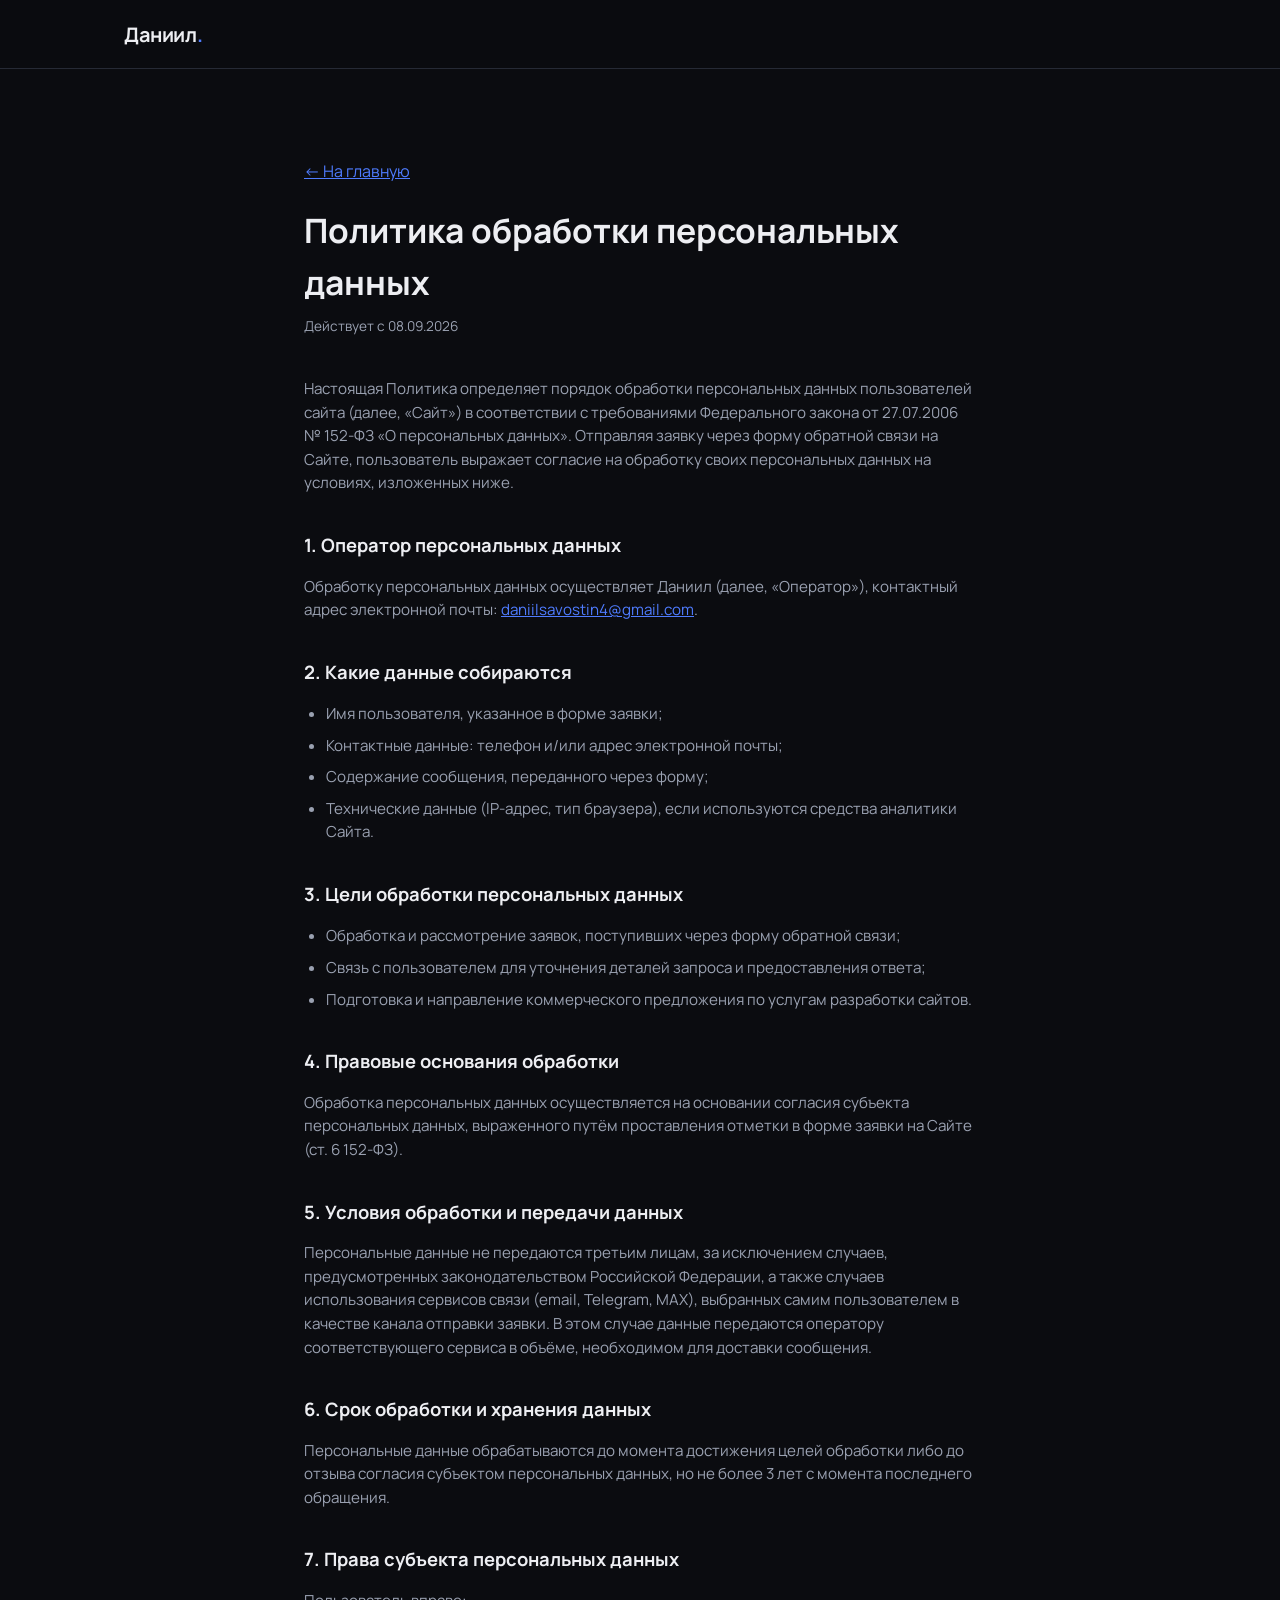
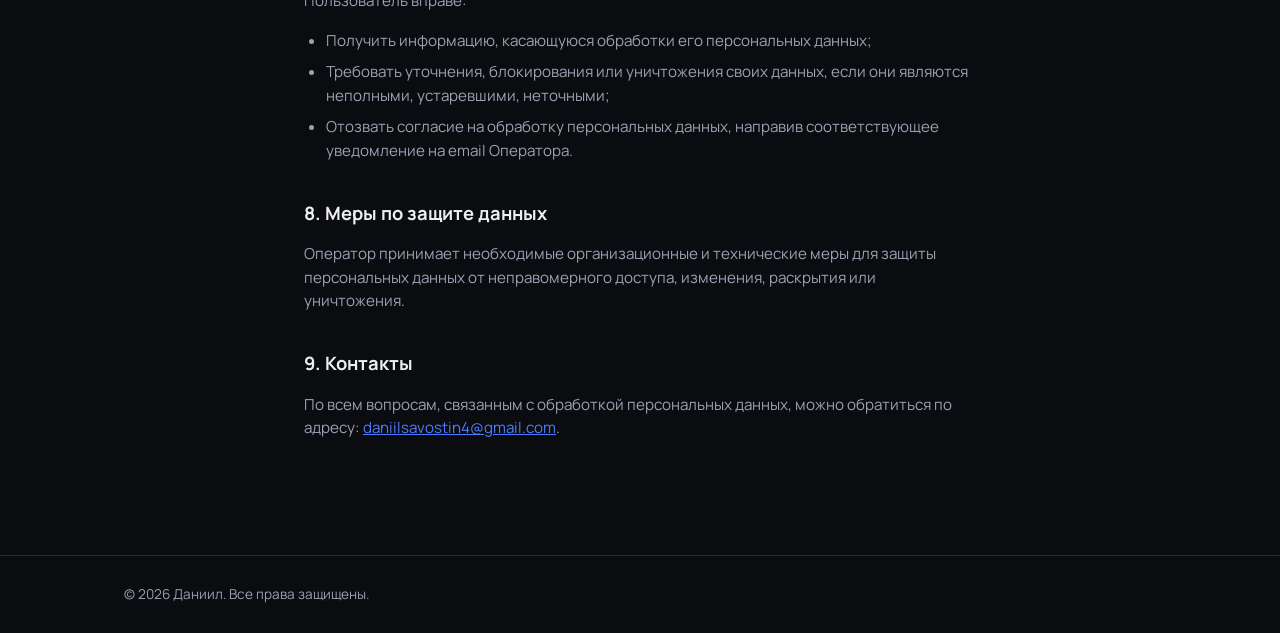
<file: privacy.html>
<!DOCTYPE html>
<html lang="ru">
<head>
<meta charset="UTF-8">
<meta name="viewport" content="width=device-width, initial-scale=1.0">
<title>Политика конфиденциальности, Даниил</title>
<meta name="description" content="Политика обработки персональных данных.">

<link rel="preconnect" href="https://fonts.googleapis.com">
<link rel="preconnect" href="https://fonts.gstatic.com" crossorigin>
<link rel="preload" as="style" href="https://fonts.googleapis.com/css2?family=Manrope:wght@400;500;600;700;800&display=swap">
<link href="https://fonts.googleapis.com/css2?family=Manrope:wght@400;500;600;700;800&display=swap" rel="stylesheet" media="print" onload="this.media='all'">
<noscript><link href="https://fonts.googleapis.com/css2?family=Manrope:wght@400;500;600;700;800&display=swap" rel="stylesheet"></noscript>

<link rel="icon" type="image/png" sizes="32x32" href="favicon-32.png">
<link rel="icon" type="image/png" sizes="16x16" href="favicon-16.png">
<link rel="icon" type="image/png" sizes="512x512" href="favicon-512.png">
<link rel="apple-touch-icon" sizes="180x180" href="apple-touch-icon.png">

<link rel="stylesheet" href="styles.css">
<style>
  .policy {
    max-width: 720px;
    margin: 0 auto;
    padding: 90px 24px 100px;
  }
  .policy h1 {
    font-size: clamp(1.6rem, 3vw, 2.1rem);
    margin: 0 0 8px;
  }
  .policy .updated {
    color: var(--text-muted);
    font-size: 0.85rem;
    margin: 0 0 40px;
  }
  .policy h2 {
    font-size: 1.15rem;
    margin: 36px 0 14px;
  }
  .policy p, .policy li {
    color: var(--text-muted);
    font-size: 0.95rem;
  }
  .policy ul, .policy ol {
    padding-left: 22px;
  }
  .policy li {
    margin-bottom: 8px;
  }
  .policy a {
    color: var(--accent);
    text-decoration: underline;
  }
  .back-link {
    display: inline-block;
    margin-bottom: 20px;
  }
</style>
</head>
<body>

<header class="site-header" id="top">
  <div class="container header-inner">
    <a href="index.html" class="logo">Даниил<span class="dot">.</span></a>
  </div>
</header>

<main>
  <div class="policy">
    <a href="index.html" class="back-link">&larr; На главную</a>
    <h1>Политика обработки персональных данных</h1>
    <p class="updated">Действует с 08.09.2026</p>

    <p>
      Настоящая Политика определяет порядок обработки персональных данных
      пользователей сайта (далее, «Сайт») в соответствии с требованиями
      Федерального закона от 27.07.2006 № 152-ФЗ «О персональных данных».
      Отправляя заявку через форму обратной связи на Сайте, пользователь
      выражает согласие на обработку своих персональных данных на условиях,
      изложенных ниже.
    </p>

    <h2>1. Оператор персональных данных</h2>
    <p>
      Обработку персональных данных осуществляет Даниил (далее, «Оператор»),
      контактный адрес электронной почты:
      <a href="mailto:daniilsavostin4@gmail.com">daniilsavostin4@gmail.com</a>.
    </p>

    <h2>2. Какие данные собираются</h2>
    <ul>
      <li>Имя пользователя, указанное в форме заявки;</li>
      <li>Контактные данные: телефон и/или адрес электронной почты;</li>
      <li>Содержание сообщения, переданного через форму;</li>
      <li>Технические данные (IP-адрес, тип браузера), если используются средства аналитики Сайта.</li>
    </ul>

    <h2>3. Цели обработки персональных данных</h2>
    <ul>
      <li>Обработка и рассмотрение заявок, поступивших через форму обратной связи;</li>
      <li>Связь с пользователем для уточнения деталей запроса и предоставления ответа;</li>
      <li>Подготовка и направление коммерческого предложения по услугам разработки сайтов.</li>
    </ul>

    <h2>4. Правовые основания обработки</h2>
    <p>
      Обработка персональных данных осуществляется на основании согласия
      субъекта персональных данных, выраженного путём проставления отметки
      в форме заявки на Сайте (ст. 6 152-ФЗ).
    </p>

    <h2>5. Условия обработки и передачи данных</h2>
    <p>
      Персональные данные не передаются третьим лицам, за исключением
      случаев, предусмотренных законодательством Российской Федерации, а
      также случаев использования сервисов связи (email, Telegram, MAX),
      выбранных самим пользователем в качестве канала отправки заявки.
      В этом случае данные передаются оператору соответствующего сервиса
      в объёме, необходимом для доставки сообщения.
    </p>

    <h2>6. Срок обработки и хранения данных</h2>
    <p>
      Персональные данные обрабатываются до момента достижения целей
      обработки либо до отзыва согласия субъектом персональных данных, но
      не более 3 лет с момента последнего обращения.
    </p>

    <h2>7. Права субъекта персональных данных</h2>
    <p>Пользователь вправе:</p>
    <ul>
      <li>Получить информацию, касающуюся обработки его персональных данных;</li>
      <li>Требовать уточнения, блокирования или уничтожения своих данных, если они являются неполными, устаревшими, неточными;</li>
      <li>Отозвать согласие на обработку персональных данных, направив соответствующее уведомление на email Оператора.</li>
    </ul>

    <h2>8. Меры по защите данных</h2>
    <p>
      Оператор принимает необходимые организационные и технические меры для
      защиты персональных данных от неправомерного доступа, изменения,
      раскрытия или уничтожения.
    </p>

    <h2>9. Контакты</h2>
    <p>
      По всем вопросам, связанным с обработкой персональных данных, можно
      обратиться по адресу: <a href="mailto:daniilsavostin4@gmail.com">daniilsavostin4@gmail.com</a>.
    </p>
  </div>
</main>

<footer class="site-footer">
  <div class="container">
    <p>&copy; <span id="year"></span> Даниил. Все права защищены.</p>
  </div>
</footer>

<script>
  document.getElementById('year').textContent = new Date().getFullYear();
</script>
</body>
</html>
</file>
<file: styles.css>
:root {
  --bg: #0b0c10;
  --surface: #14161c;
  --surface-2: #1b1e26;
  --border: #262a35;
  --text: #edeef2;
  --text-muted: #9aa1b1;
  --accent: #4f7cff;
  --accent-hover: #6a8fff;
  --accent-soft: rgba(79, 124, 255, 0.12);
  --danger: #ff6b6b;
  --success: #4fd6a5;
  --radius: 14px;
  --max-width: 1080px;
  --ease-out: cubic-bezier(0.16, 1, 0.3, 1);
}

* {
  box-sizing: border-box;
}

html {
  scroll-behavior: smooth;
}

body {
  margin: 0;
  background: var(--bg);
  color: var(--text);
  font-family: "Manrope", "Segoe UI", "Helvetica Neue", Arial, sans-serif;
  line-height: 1.55;
  -webkit-font-smoothing: antialiased;
}

.container {
  max-width: var(--max-width);
  margin: 0 auto;
  padding: 0 24px;
}

img {
  max-width: 100%;
  display: block;
}

a {
  color: inherit;
  text-decoration: none;
}

/* ---------- Header ---------- */

.site-header {
  position: sticky;
  top: 0;
  z-index: 50;
  background: rgba(11, 12, 16, 0.85);
  backdrop-filter: blur(10px);
  border-bottom: 1px solid var(--border);
  transition: box-shadow 0.3s ease;
}

.site-header.scrolled {
  box-shadow: 0 6px 20px rgba(0, 0, 0, 0.3);
}

.header-inner {
  display: flex;
  align-items: center;
  justify-content: space-between;
  height: 68px;
}

.logo {
  font-size: 1.25rem;
  font-weight: 700;
  letter-spacing: -0.02em;
}

.logo .dot {
  color: var(--accent);
}

.nav {
  display: flex;
  gap: 28px;
}

.nav a {
  position: relative;
  font-size: 0.95rem;
  color: var(--text-muted);
  transition: color 0.2s ease;
}

.nav a:hover {
  color: var(--text);
}

@media (hover: hover) and (pointer: fine) {
  .nav a::after {
    content: "";
    position: absolute;
    left: 0;
    right: 0;
    bottom: -6px;
    height: 2px;
    background: var(--accent);
    border-radius: 2px;
    transform: scaleX(0);
    transform-origin: left;
    transition: transform 0.25s var(--ease-out);
  }

  .nav a:hover::after,
  .nav a:focus-visible::after {
    transform: scaleX(1);
  }
}

.nav-toggle {
  display: none;
  flex-direction: column;
  justify-content: center;
  gap: 5px;
  width: 40px;
  height: 40px;
  background: transparent;
  border: 1px solid var(--border);
  border-radius: 8px;
  cursor: pointer;
}

.nav-toggle span {
  display: block;
  width: 18px;
  height: 2px;
  margin: 0 auto;
  background: var(--text);
  transition: transform 0.2s ease, opacity 0.2s ease;
}

.nav-toggle.open span:nth-child(1) {
  transform: translateY(7px) rotate(45deg);
}
.nav-toggle.open span:nth-child(2) {
  opacity: 0;
}
.nav-toggle.open span:nth-child(3) {
  transform: translateY(-7px) rotate(-45deg);
}

/* ---------- Buttons ---------- */

.btn {
  display: inline-block;
  padding: 13px 28px;
  border-radius: 999px;
  font-size: 0.95rem;
  font-weight: 600;
  cursor: pointer;
  border: 1px solid transparent;
  transition: transform 0.2s var(--ease-out), background 0.2s ease, border-color 0.2s ease, color 0.2s ease;
}

.btn-primary {
  background: var(--accent);
  color: #050608;
}

.btn-primary:hover {
  background: var(--accent-hover);
}

.btn-outline {
  background: transparent;
  border-color: var(--border);
  color: var(--text);
  padding: 10px 22px;
  font-size: 0.9rem;
}

.btn-outline:hover {
  border-color: var(--accent);
  color: var(--accent);
}

@media (hover: hover) and (pointer: fine) {
  .btn:hover {
    transform: translateY(-2px);
  }
}

.btn:active {
  transform: scale(0.97);
}

/* ---------- Hero ---------- */

.hero {
  padding: 120px 24px 100px;
  text-align: center;
}

@keyframes hero-fade-up {
  from {
    opacity: 0;
    transform: translateY(16px);
  }
  to {
    opacity: 1;
    transform: translateY(0);
  }
}

.hero-eyebrow,
.hero h1,
.hero-slogan,
.hero .btn {
  opacity: 0;
  animation: hero-fade-up 0.7s var(--ease-out) forwards;
}

.hero-eyebrow {
  animation-delay: 0.05s;
}

.hero h1 {
  animation-delay: 0.15s;
}

.hero-slogan {
  animation-delay: 0.25s;
}

.hero .btn {
  animation-delay: 0.35s;
}

.hero-eyebrow {
  color: var(--accent);
  font-weight: 600;
  letter-spacing: 0.08em;
  text-transform: uppercase;
  font-size: 0.8rem;
  margin: 0 0 18px;
}

.hero h1 {
  font-size: clamp(2.6rem, 6vw, 4.2rem);
  font-weight: 800;
  letter-spacing: -0.03em;
  margin: 0 0 14px;
}

.hero-slogan {
  color: var(--text-muted);
  font-size: clamp(1.05rem, 2vw, 1.3rem);
  margin: 0 0 36px;
}

/* ---------- Sections ---------- */

.section {
  padding: 90px 24px;
  border-top: 1px solid var(--border);
}

.section-title {
  font-size: clamp(1.6rem, 3vw, 2.1rem);
  font-weight: 700;
  letter-spacing: -0.02em;
  margin: 0 0 28px;
}

.section-lead {
  color: var(--text-muted);
  max-width: 640px;
  margin: -14px 0 40px;
}

/* ---------- About ---------- */

.about-content {
  max-width: 700px;
}

.about-content p {
  color: var(--text-muted);
  font-size: 1.05rem;
  margin: 0 0 18px;
}

/* ---------- Portfolio ---------- */

.portfolio-grid {
  display: grid;
  grid-template-columns: repeat(auto-fit, minmax(280px, 1fr));
  gap: 24px;
}

.card {
  background: var(--surface);
  border: 1px solid var(--border);
  border-radius: var(--radius);
  overflow: hidden;
  transition: border-color 0.2s ease, transform 0.2s ease;
}

.card:hover {
  border-color: var(--accent);
  transform: translateY(-3px);
}

.card-image {
  aspect-ratio: 3 / 2;
  overflow: hidden;
  background: var(--surface-2);
}

.card-image img {
  width: 100%;
  height: 100%;
  object-fit: cover;
}

@media (hover: hover) and (pointer: fine) {
  .card-image img {
    transition: transform 0.4s var(--ease-out);
  }

  .card:hover .card-image img {
    transform: scale(1.06);
  }
}

.card-body {
  padding: 22px;
}

.card-body h3 {
  margin: 0 0 10px;
  font-size: 1.15rem;
}

.card-body p {
  color: var(--text-muted);
  font-size: 0.92rem;
  margin: 0 0 20px;
}

/* ---------- Pricing ---------- */

.pricing-grid {
  display: grid;
  grid-template-columns: repeat(auto-fit, minmax(240px, 1fr));
  gap: 20px;
  margin-bottom: 60px;
}

.price-card {
  background: var(--surface);
  border: 1px solid var(--border);
  border-radius: var(--radius);
  padding: 28px;
}

.price-card-accent {
  border-color: var(--accent);
  background: linear-gradient(180deg, var(--accent-soft), var(--surface) 60%);
}

.price-card h3 {
  margin: 0 0 10px;
  font-size: 1.1rem;
}

.price {
  font-size: 1.6rem;
  font-weight: 800;
  color: var(--accent);
  margin: 0 0 12px;
}

.price-desc {
  color: var(--text-muted);
  font-size: 0.9rem;
  margin: 0;
}

/* ---------- Process ---------- */

.process {
  background: var(--surface);
  border: 1px solid var(--border);
  border-radius: var(--radius);
  padding: 36px;
}

.process-title {
  margin: 0 0 26px;
  font-size: 1.25rem;
}

.process-steps {
  list-style: none;
  margin: 0;
  padding: 0;
  display: grid;
  grid-template-columns: repeat(auto-fit, minmax(200px, 1fr));
  gap: 22px;
}

.process-steps li {
  display: flex;
  flex-direction: column;
  gap: 12px;
}

.step-num {
  width: 36px;
  height: 36px;
  display: flex;
  align-items: center;
  justify-content: center;
  border-radius: 50%;
  background: var(--accent-soft);
  color: var(--accent);
  font-weight: 700;
  font-size: 0.95rem;
}

.step-text {
  color: var(--text-muted);
  font-size: 0.92rem;
}

/* ---------- Contact form ---------- */

.contact-form {
  max-width: 560px;
  display: flex;
  flex-direction: column;
  gap: 20px;
}

.form-group {
  display: flex;
  flex-direction: column;
  gap: 8px;
}

.form-group label {
  font-size: 0.9rem;
  color: var(--text-muted);
}

.form-group input,
.form-group textarea {
  background: var(--surface);
  border: 1px solid var(--border);
  border-radius: 10px;
  padding: 13px 16px;
  color: var(--text);
  font-family: inherit;
  font-size: 0.95rem;
  resize: vertical;
  transition: border-color 0.2s ease;
}

.form-group input:focus,
.form-group textarea:focus {
  outline: none;
  border-color: var(--accent);
}

.form-group.invalid input,
.form-group.invalid textarea {
  border-color: var(--danger);
}

.error-message {
  min-height: 18px;
  color: var(--danger);
  font-size: 0.82rem;
}

.channel-group {
  display: flex;
  flex-wrap: wrap;
  gap: 10px;
}

.channel-option {
  position: relative;
}

.channel-option input {
  position: absolute;
  opacity: 0;
  width: 1px;
  height: 1px;
}

.channel-option span {
  display: inline-block;
  padding: 10px 22px;
  border-radius: 999px;
  border: 1px solid var(--border);
  color: var(--text-muted);
  font-size: 0.9rem;
  cursor: pointer;
  transition: border-color 0.2s ease, color 0.2s ease, background 0.2s ease;
}

.channel-option:hover span {
  color: var(--text);
}

.channel-option input:checked + span {
  border-color: var(--accent);
  color: var(--accent);
  background: var(--accent-soft);
}

.channel-option input:focus-visible + span {
  outline: 2px solid var(--accent);
  outline-offset: 2px;
}

.checkbox-option {
  display: flex;
  align-items: flex-start;
  gap: 10px;
  cursor: pointer;
  font-size: 0.85rem;
  color: var(--text-muted);
}

.checkbox-option input {
  flex-shrink: 0;
  width: 17px;
  height: 17px;
  margin-top: 2px;
  accent-color: var(--accent);
  cursor: pointer;
}

.checkbox-option a {
  color: var(--accent);
  text-decoration: underline;
}

.checkbox-option a:hover {
  color: var(--accent-hover);
}

.contact-form .btn {
  align-self: flex-start;
}

.form-success,
.form-error {
  display: none;
  font-size: 0.92rem;
  margin: 0;
}

.form-success {
  color: var(--success);
}

.form-error {
  color: var(--danger);
}

.form-success.show,
.form-error.show {
  display: block;
}

/* ---------- Contacts ---------- */

.contacts-block {
  display: flex;
  flex-wrap: wrap;
  align-items: center;
  gap: 28px;
}

.contact-email {
  font-size: 1.1rem;
  font-weight: 600;
  color: var(--accent);
  transition: color 0.2s ease;
}

.contact-email:hover {
  color: var(--accent-hover);
}

.social-links {
  display: flex;
  gap: 14px;
}

.social-icon {
  width: 44px;
  height: 44px;
  display: flex;
  align-items: center;
  justify-content: center;
  border: 1px solid var(--border);
  border-radius: 50%;
  color: var(--text-muted);
  transition: color 0.2s ease, border-color 0.2s ease;
}

.social-icon:hover {
  color: var(--accent);
  border-color: var(--accent);
}

/* ---------- Footer ---------- */

.site-footer {
  border-top: 1px solid var(--border);
  padding: 28px 0;
}

.site-footer p {
  color: var(--text-muted);
  font-size: 0.85rem;
  margin: 0;
}

/* ---------- Scroll reveal ---------- */

.reveal {
  opacity: 0;
  transform: translateY(24px);
  transition: opacity 0.6s var(--ease-out), transform 0.6s var(--ease-out);
}

.reveal.is-visible {
  opacity: 1;
  transform: translateY(0);
}

/* ---------- Responsive ---------- */

@media (max-width: 720px) {
  .nav {
    position: absolute;
    top: 68px;
    left: 0;
    right: 0;
    background: var(--bg);
    border-bottom: 1px solid var(--border);
    flex-direction: column;
    gap: 0;
    opacity: 0;
    transform: translateY(-8px);
    pointer-events: none;
    transition: opacity 0.2s ease, transform 0.2s ease;
  }

  .nav.open {
    opacity: 1;
    transform: translateY(0);
    pointer-events: auto;
  }

  .nav a {
    padding: 16px 24px;
    border-top: 1px solid var(--border);
  }

  .nav-toggle {
    display: flex;
  }

  .hero {
    padding: 90px 20px 70px;
  }

  .section {
    padding: 64px 20px;
  }
}

/* ---------- Reduced motion ---------- */

@media (prefers-reduced-motion: reduce) {
  html {
    scroll-behavior: auto;
  }

  *,
  *::before,
  *::after {
    animation-duration: 0.01ms !important;
    animation-iteration-count: 1 !important;
    transition-duration: 0.01ms !important;
    scroll-behavior: auto !important;
  }

  .card:hover {
    transform: none;
  }

  .hero-eyebrow,
  .hero h1,
  .hero-slogan,
  .hero .btn,
  .reveal {
    opacity: 1 !important;
    transform: none !important;
    animation: none !important;
  }
}
</file>
